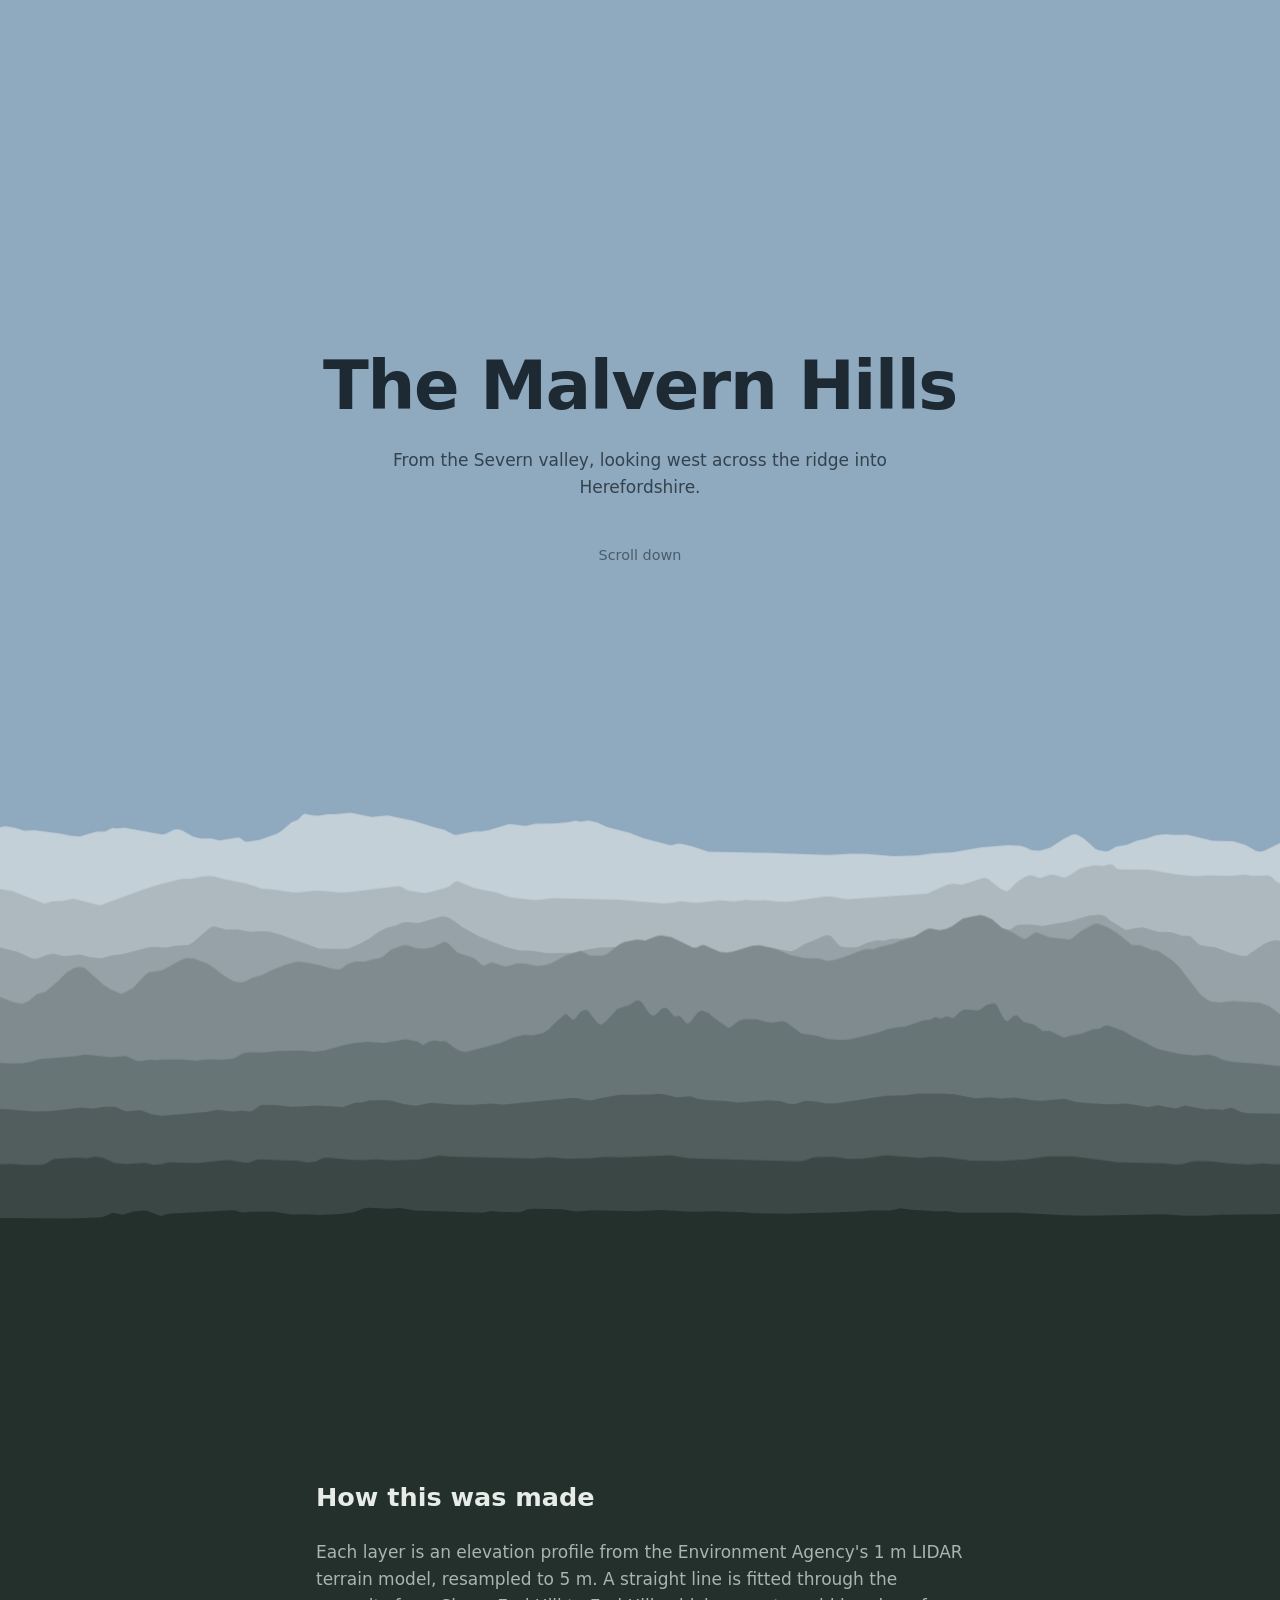
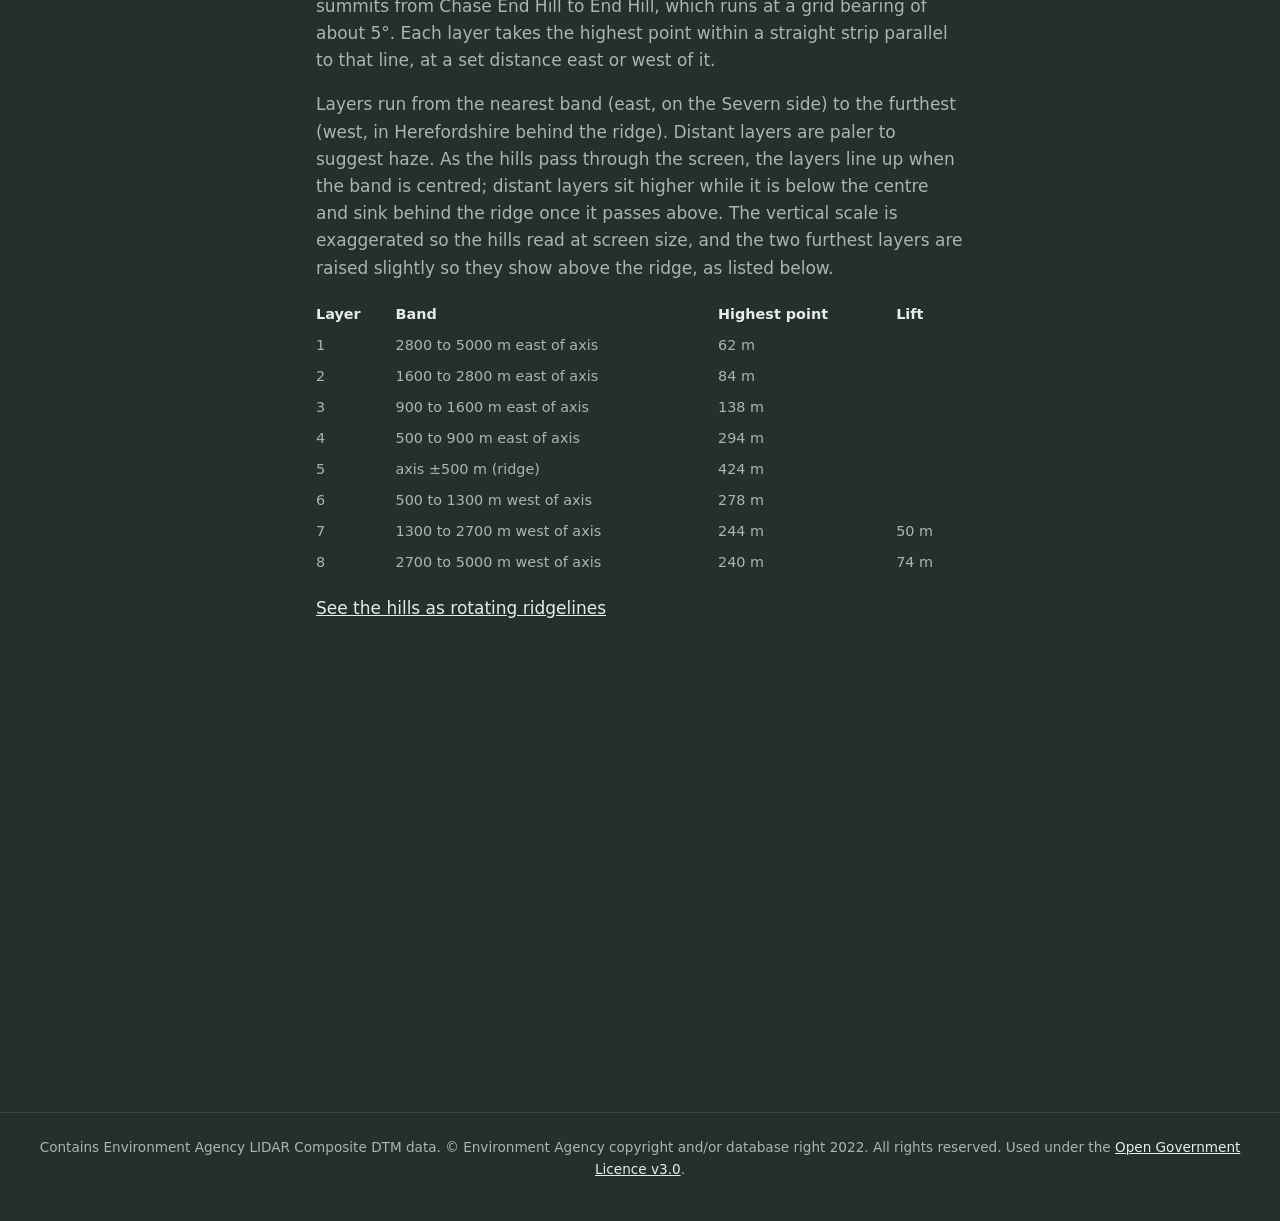
<file: index.html>
<!doctype html>
<html lang="en-GB">
<head>
<meta charset="utf-8">
<meta name="viewport" content="width=device-width, initial-scale=1">
<title>Malvern Hills Parallax</title>

<!-- 1. Component styles -->
<link rel="stylesheet" href="malvern-hills/malvern-hills.css?v=4755710670">

<!-- Everything below is this demo page's own styling, not part of the component. -->
<style>
  * { box-sizing: border-box; }
  html, body { margin: 0; }
  body {
    background: #23302c;            /* nearest layer colour, so the band joins seamlessly */
    color: #e8ece9;
    font: 17px/1.6 system-ui, -apple-system, "Segoe UI", sans-serif;
  }
  .intro {
    background: #8fa9bf;            /* same as --mh-sky-top, so raised peaks blend in */
    color: #1d2a33;
    min-height: 100vh;
    min-height: 100svh;
    display: flex;
    flex-direction: column;
    justify-content: center;
    align-items: center;
    text-align: center;
    padding: 64px 16px;
  }
  .intro h1 { margin: 0; font-size: clamp(2rem, 6vw, 4.2rem); font-weight: 600; letter-spacing: -0.02em; }
  .intro p { margin: 0.4em auto 0; max-width: 34em; opacity: 0.8; }
  .intro .hint { margin-top: 3em; font-size: 0.9rem; opacity: 0.6; }
  .content { max-width: 680px; margin: 0 auto; padding: 64px 16px 96px; }
  .content h2 { font-weight: 600; margin-top: 0; }
  .content p { color: #a9b5af; }
  .content table { width: 100%; border-collapse: collapse; color: #a9b5af; font-size: 0.9rem; }
  .content th { text-align: left; color: #e8ece9; font-weight: 600; }
  .content th, .content td { padding: 4px 8px 4px 0; }
  .credit {
    border-top: 1px solid rgba(255, 255, 255, 0.1);
    padding: 24px 16px 40px;
    font-size: 0.85rem;
    color: #a9b5af;
    text-align: center;
  }
  .credit a { color: #e8ece9; }
</style>
</head>
<body>

<header class="intro">
  <h1>The Malvern Hills</h1>
  <p>From the Severn valley, looking west across the ridge into Herefordshire.</p>
  <p class="hint">Scroll down</p>
</header>

<!-- 2. The component: one element wherever the hills should appear. -->
<div class="mh-hills" data-src="malvern-hills/layers/" data-strength="0.45"></div>

<section class="content">
  <h2>How this was made</h2>
  <p>
    Each layer is an elevation profile from the Environment Agency's 1&nbsp;m LIDAR
    terrain model, resampled to 5&nbsp;m. A straight line is fitted through the
    summits from Chase End Hill to End Hill, which runs at a grid bearing of
    about 5&deg;. Each layer takes the highest point within a straight strip
    parallel to that line, at a set distance east or west of it.
  </p>
  <p>
    Layers run from the nearest band (east, on the Severn side) to the furthest
    (west, in Herefordshire behind the ridge). Distant layers are paler to suggest
    haze. As the hills pass through the screen, the layers line up when the band
    is centred; distant layers sit higher while it is below the centre and sink
    behind the ridge once it passes above. The vertical scale is exaggerated so
    the hills read at screen size, and the two furthest layers are raised
    slightly so they show above the ridge, as listed below.
  </p>
  <div id="layer-table"></div>
  <p><a href="ridges.html" style="color:#e8ece9">See the hills as rotating ridgelines</a></p>
  <p style="height: 40vh"></p>
</section>

<!-- Data credit: required by the Open Government Licence wherever the layers are used. -->
<footer class="credit">
  Contains Environment Agency LIDAR Composite DTM data.
  © Environment Agency copyright and/or database right 2022. All rights reserved.
  Used under the <a href="https://www.nationalarchives.gov.uk/doc/open-government-licence/version/3/">Open Government Licence v3.0</a>.
</footer>

<!-- Demo only: list the layers once the component has loaded them. -->
<script>
  document.addEventListener('mh:ready', (e) => {
    const rows = e.detail.manifest.layers.map((L, i) =>
      `<tr><td>${i + 1}</td><td>${L.band}</td><td>${Math.round(L.max_elevation_m)} m</td>` +
      `<td>${L.lift_m ? Math.round(L.lift_m) + ' m' : ''}</td></tr>`).join('');
    document.getElementById('layer-table').innerHTML =
      `<table><thead><tr><th>Layer</th><th>Band</th><th>Highest point</th><th>Lift</th></tr></thead>` +
      `<tbody>${rows}</tbody></table>`;
  });
</script>

<!-- 3. Component script -->
<script src="malvern-hills/malvern-hills.js?v=04f8cc4992" defer></script>
</body>
</html>
</file>
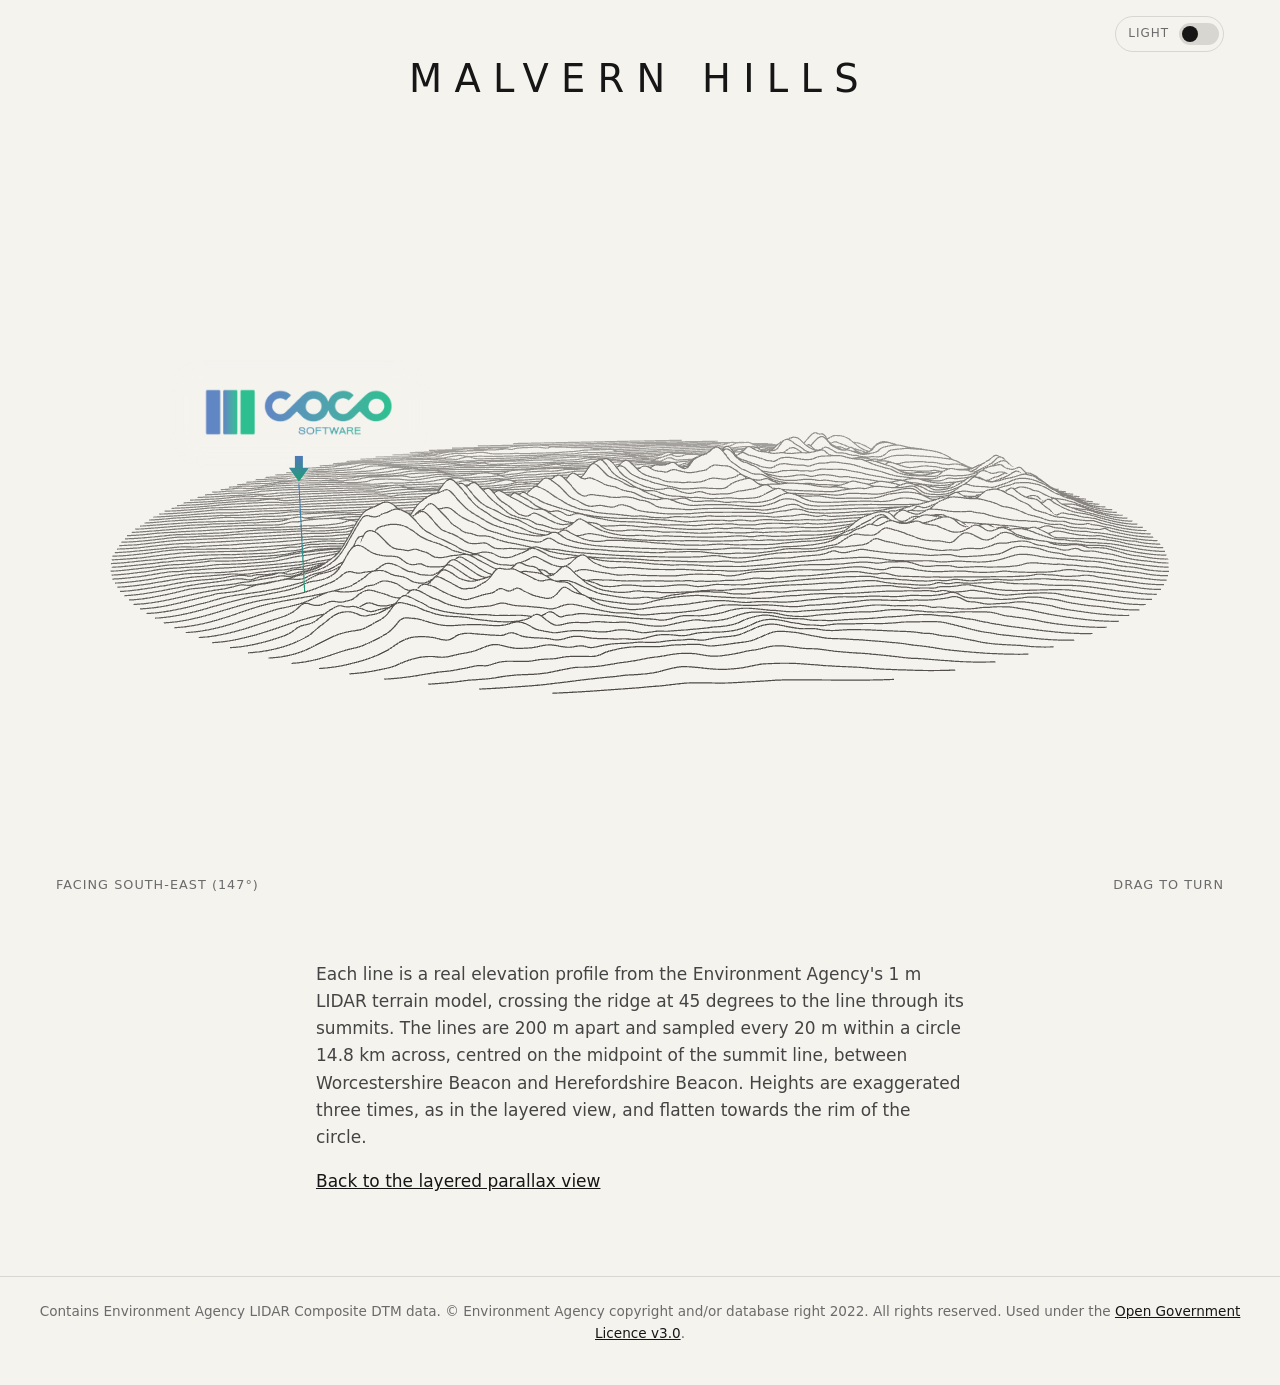
<file: ridges.html>
<!doctype html>
<html lang="en-GB">
<head>
<meta charset="utf-8">
<meta name="viewport" content="width=device-width, initial-scale=1">
<title>Malvern Ridgelines</title>

<!-- Demo only: apply a saved light/dark choice before anything is drawn. -->
<script>
  try {
    const saved = localStorage.getItem('mr-theme');
    if (saved === 'light' || saved === 'dark') document.documentElement.dataset.theme = saved;
  } catch (e) { /* storage unavailable: follow the system setting */ }
</script>

<!-- 1. Component styles -->
<link rel="stylesheet" href="malvern-ridges/malvern-ridges.css?v=4eeee349da">

<!-- Everything below is this demo page's own styling, not part of the component. -->
<style>
  /* Page colours: dark by default, light from the system setting or the switch. */
  :root {
    --page-bg: #000; --page-text: #e6e6e6; --page-muted: #8a8a8a; --page-body: #a8a8a8;
    --page-rule: rgba(255, 255, 255, 0.12);
    color-scheme: dark;
  }
  @media (prefers-color-scheme: light) {
    :root:not([data-theme="dark"]) {
      --page-bg: #f5f3ee; --page-text: #161616; --page-muted: #6b6b6b; --page-body: #444;
      --page-rule: rgba(0, 0, 0, 0.12);
      color-scheme: light;
    }
  }
  :root[data-theme="light"] {
    --page-bg: #f5f3ee; --page-text: #161616; --page-muted: #6b6b6b; --page-body: #444;
    --page-rule: rgba(0, 0, 0, 0.12);
    color-scheme: light;
  }

  /* Marker colours from the logo: brighter on black, deeper on the light page. */
  .mr-ridges { --mr-marker: #2ebf91; --mr-marker-top: #6087c3; }
  @media (prefers-color-scheme: light) {
    :root:not([data-theme="dark"]) .mr-ridges { --mr-marker: #1e9e74; --mr-marker-top: #4f78b8; }
  }
  :root[data-theme="light"] .mr-ridges { --mr-marker: #1e9e74; --mr-marker-top: #4f78b8; }

  * { box-sizing: border-box; }
  html, body { margin: 0; }
  body {
    background: var(--page-bg);
    color: var(--page-text);
    font: 17px/1.6 system-ui, -apple-system, "Segoe UI", sans-serif;
    transition: background-color 0.3s, color 0.3s;
  }
  .stage { position: relative; max-width: 1200px; margin: 0 auto; padding: 48px 16px 0; }

  /* Light/dark switch */
  .theme-switch {
    position: absolute;
    top: 16px;
    right: 16px;
    display: inline-flex;
    align-items: center;
    gap: 10px;
    padding: 6px 4px 6px 12px;
    border: 1px solid var(--page-rule);
    border-radius: 999px;
    background: transparent;
    color: var(--page-muted);
    font: inherit;
    font-size: 0.75rem;
    letter-spacing: 0.08em;
    text-transform: uppercase;
    cursor: pointer;
  }
  .theme-switch:hover { color: var(--page-text); }
  .theme-switch:focus-visible { outline: 2px solid var(--page-text); outline-offset: 2px; }
  .theme-switch .track {
    position: relative;
    width: 40px;
    height: 22px;
    border-radius: 999px;
    background: var(--page-rule);
  }
  .theme-switch .knob {
    position: absolute;
    top: 3px;
    left: 3px;
    width: 16px;
    height: 16px;
    border-radius: 50%;
    background: var(--page-text);
    transition: transform 0.2s;
  }
  .theme-switch[aria-checked="true"] .knob { transform: translateX(18px); }
  @media (prefers-reduced-motion: reduce) {
    body, .theme-switch .knob { transition: none; }
  }
  .stage h1 {
    margin: 0 0 24px;
    text-align: center;
    font-size: clamp(1.4rem, 4vw, 2.4rem);
    font-weight: 500;
    letter-spacing: 0.32em;
    text-transform: uppercase;
  }
  .readout {
    display: flex;
    justify-content: space-between;
    gap: 16px;
    margin-top: 12px;
    font-size: 0.8rem;
    letter-spacing: 0.08em;
    text-transform: uppercase;
    color: var(--page-muted);
  }
  .content { max-width: 680px; margin: 0 auto; padding: 48px 16px 64px; }
  .content p { color: var(--page-body); }
  .content a, .credit a { color: var(--page-text); }
  .credit {
    border-top: 1px solid var(--page-rule);
    padding: 24px 16px 40px;
    font-size: 0.85rem;
    color: var(--page-muted);
    text-align: center;
  }
</style>
</head>
<body>

<section class="stage">
  <button class="theme-switch" type="button" role="switch" aria-checked="true" id="theme-switch">
    <span>Dark</span><span class="track" aria-hidden="true"><span class="knob"></span></span>
  </button>
  <h1>Malvern Hills</h1>

  <!-- 2. The component: one element wherever the view should appear. -->
  <div class="mr-ridges" data-src="malvern-ridges/data/"
       data-bearing="140"
       data-marker="52.1266,-2.3376"
       data-marker-image="assets/coco-software-logo.png"
       data-marker-label="Coco Software"></div>

  <div class="readout" aria-live="off">
    <span id="facing">Facing</span>
    <span>Drag to turn</span>
  </div>
</section>

<main class="content">
  <p>
    Each line is a real elevation profile from the Environment Agency's 1 m
    LIDAR terrain model, crossing the ridge at 45 degrees to the line through
    its summits. The lines are 200 m apart and sampled every 20 m within a
    circle 14.8 km across, centred on the midpoint of the summit line, between Worcestershire Beacon and
    Herefordshire Beacon. Heights are exaggerated three times, as in the layered view, and flatten
    towards the rim of the circle.
  </p>
  <p><a href="./">Back to the layered parallax view</a></p>
</main>

<footer class="credit">
  Contains Environment Agency LIDAR Composite DTM data. © Environment Agency
  copyright and/or database right 2022. All rights reserved. Used under the
  <a href="https://www.nationalarchives.gov.uk/doc/open-government-licence/version/3/">Open Government Licence v3.0</a>.
</footer>

<!-- Demo only: the light/dark switch. It sets data-theme on <html>, which the
     component watches, and remembers the choice. -->
<script>
  const sw = document.getElementById('theme-switch');
  const systemDark = window.matchMedia('(prefers-color-scheme: dark)');
  const isDark = () => (document.documentElement.dataset.theme || (systemDark.matches ? 'dark' : 'light')) === 'dark';
  const showState = () => {
    const dark = isDark();
    sw.setAttribute('aria-checked', String(dark));
    sw.firstElementChild.textContent = dark ? 'Dark' : 'Light';
    sw.setAttribute('aria-label', dark ? 'Dark mode on. Switch to light mode' : 'Light mode on. Switch to dark mode');
  };
  sw.addEventListener('click', () => {
    const next = isDark() ? 'light' : 'dark';
    document.documentElement.dataset.theme = next;
    try { localStorage.setItem('mr-theme', next); } catch (e) { /* not saved: fine */ }
    showState();
  });
  systemDark.addEventListener('change', showState);
  showState();
</script>

<!-- Demo only: show which way the view is facing. -->
<script>
  const POINTS = ['north', 'north-east', 'east', 'south-east', 'south', 'south-west', 'west', 'north-west'];
  const facing = document.getElementById('facing');
  document.addEventListener('mr:view', e => {
    const b = e.detail.bearing;
    facing.textContent = `Facing ${POINTS[Math.round(b / 45) % 8]} (${Math.round(b)}°)`;
  });
</script>

<!-- 3. Component script -->
<script src="malvern-ridges/malvern-ridges.js?v=7b6a3af108" defer></script>
</body>
</html>
</file>
<file: malvern-hills/malvern-hills.css>
/*
 * Malvern Hills parallax backdrop: drop-in component styles.
 *
 * Usage: <div class="mh-hills" data-src="malvern-hills/layers/"></div>
 * plus malvern-hills.js. Everything is scoped to .mh-* classes and --mh-*
 * custom properties, so nothing here affects the rest of the page.
 *
 * Customise by setting any of these on .mh-hills (or a parent):
 *   --mh-sky-top     sky colour at the top of the band (match the section above)
 *   --mh-sky-low     sky colour near the horizon
 *   --mh-sky-h       height of the sky strip above the hills
 *   --mh-ground-h    height of the ground strip below the hills
 *   --mh-min-width   the hills never draw narrower than this (sides crop instead)
 *   --mh-focus       0 to 1: which part stays in view when the sides crop
 *                    (0 = south end, 1 = north end; 0.68 keeps Worcestershire Beacon)
 *   --mh-overdraw    how far above the band the far layers may draw while the
 *                    band is below the centre of the screen (0px = clip at the band)
 * The ground colour below the band is the nearest layer's colour (#23302c by
 * default); give the section after the band that background for a seamless join.
 */

.mh-hills {
  --mh-sky-top: #8fa9bf;
  --mh-sky-low: #e9e3d6;
  --mh-sky-h: max(20vh, 140px);
  --mh-ground-h: 14vh;
  --mh-min-width: 1100px;
  --mh-focus: 0.68;
  --mh-overdraw: 50vh;
  /* Set by the script: --mh-width (band width in px) and --mh-ratio (SVG height/width). */
  --mh-layer-w: max(var(--mh-width, 100vw), var(--mh-min-width), 170vh);

  position: relative;
  display: block;
  height: calc(var(--mh-sky-h) + var(--mh-layer-w) * var(--mh-ratio, 0.135) + var(--mh-ground-h));
  background: linear-gradient(to bottom, var(--mh-sky-top) 0%, var(--mh-sky-low) 80%);
}
/* Use .mh-hills--clip-top if the section above is not the same sky colour. */
.mh-hills--clip-top { --mh-overdraw: 0px; }

/* The stage holds the layers. It matches the band at the sides and bottom but
   reaches --mh-overdraw above it, and clips with plain overflow: hidden, which
   every browser treats the same. Far layers can therefore rise above the band
   without being cut off, while the sides and the ground below stay trimmed. */
.mh-stage {
  position: absolute;
  left: 0;
  right: 0;
  bottom: 0;
  top: calc(-1 * var(--mh-overdraw));
  overflow: hidden;
  pointer-events: none;   /* the overdraw must not block clicks on the section above */
}

.mh-layer {
  position: absolute;
  left: 0;
  right: 0;
  /* Extend well below the band so a raised layer never shows a gap under it. */
  bottom: -40vh;
  will-change: transform;
}
.mh-layer img {
  display: block;
  width: var(--mh-layer-w);
  max-width: none;
  height: auto;
  margin-left: calc((100% - var(--mh-layer-w)) * var(--mh-focus));
}
/* Solid ground in the layer's own colour, below its silhouette. Overlap the
   SVG by a pixel so there is no hairline seam. */
.mh-fill {
  height: calc(var(--mh-ground-h) + 40vh);
  margin-top: -1px;
}

@media (prefers-reduced-motion: reduce) {
  .mh-layer { transform: none !important; will-change: auto; }
}
</file>
<file: malvern-ridges/malvern-ridges.css>
/*
 * Malvern Hills ridgelines: drop-in component styles.
 *
 * Usage: <div class="mr-ridges" data-src="malvern-ridges/data/"></div>
 * plus malvern-ridges.js. Everything is scoped to .mr-* classes and --mr-*
 * custom properties.
 *
 * Light and dark: the component follows the visitor's system setting
 * (prefers-color-scheme) unless a data-theme="light" or data-theme="dark"
 * attribute on the element or any parent (usually <html>) says otherwise. The
 * script repaints when either changes.
 *
 * Customise by setting any of these on .mr-ridges (or a parent). The themes
 * set only --mr-bg, --mr-line, --mr-line-width, --mr-depth-fade and --mr-marker-image-filter; to change those in
 * one theme, use the same selectors as the theme rules below. The marker
 * colours are not themed, so a page can set them once or per theme itself:
 *   --mr-bg       background, also used to hide lines behind the hills
 *   --mr-line     line colour
 *   --mr-line-width  line width in CSS pixels, as a plain number (1.6 dark, 1.2 light)
 *   --mr-depth-fade  0 to 1: how far the furthest lines fade towards the
 *                 background, like haze (0.35 dark, 0.55 light)
 *   --mr-marker   colour of the marker arrow's tip and the foot of its stem
 *   --mr-marker-top  colour at the top of the arrow and stem (a gradient;
 *                 defaults to --mr-marker)
 *   --mr-marker-plate  colour of the soft plate behind a marker image
 *                 (default: the background colour)
 *   --mr-marker-plate-opacity  how solid that plate is (default 70%)
 *   --mr-ratio    width / height of the view (the element can also be given
 *                 an explicit height instead)
 */

.mr-ridges {
  /* Dark theme (the default) */
  --mr-bg: #000;
  --mr-line: #f2f2f2;
  --mr-line-width: 1.6;
  --mr-depth-fade: 0.35;
  --mr-marker: #ff5a36;
  --mr-marker-image-filter: brightness(1.12);
  --mr-marker-plate: var(--mr-bg);
  --mr-marker-plate-opacity: 70%;
  --mr-ratio: 16 / 10;

  position: relative;
  display: block;
  aspect-ratio: var(--mr-ratio);
  background: var(--mr-bg);
  overflow: hidden;
  cursor: grab;
  touch-action: pan-y;      /* vertical swipes still scroll the page */
  user-select: none;
}
/* Light theme: from the system setting, unless a data-theme says dark... */
@media (prefers-color-scheme: light) {
  .mr-ridges {
    --mr-bg: #f5f3ee;
    /* A soft warm grey and a finer line: full black on a light background
       reads as a harsh, busy texture across this many lines. */
    --mr-line: #4a4744;
    --mr-line-width: 1.2;
    --mr-depth-fade: 0.55;
    --mr-marker-image-filter: none;
  }
}
/* ...or when asked for explicitly. */
[data-theme="light"] .mr-ridges,
.mr-ridges[data-theme="light"] {
  --mr-bg: #f5f3ee;
  --mr-line: #4a4744;
  --mr-line-width: 1.2;
  --mr-depth-fade: 0.55;
  --mr-marker-image-filter: none;
}
[data-theme="dark"] .mr-ridges,
.mr-ridges[data-theme="dark"] {
  --mr-bg: #000;
  --mr-line: #f2f2f2;
  --mr-line-width: 1.6;
  --mr-depth-fade: 0.35;
  --mr-marker-image-filter: brightness(1.12);
}

.mr-ridges.mr-dragging { cursor: grabbing; }
.mr-ridges canvas {
  position: absolute;
  inset: 0;
  width: 100%;
  height: 100%;
  display: block;
}
.mr-ridges.mr-ridges--error { cursor: default; }
.mr-ridges.mr-ridges--error::after {
  content: "This view needs WebGL 2, which this browser does not provide.";
  position: absolute;
  inset: 0;
  display: grid;
  place-items: center;
  padding: 16px;
  text-align: center;
  color: var(--mr-line);
  font: 14px/1.4 system-ui, sans-serif;
}

/* Marker: the script moves .mr-marker to the top of the stem; the arrow's tip
   sits on that point and floats gently above it. */
.mr-marker {
  position: absolute;
  left: 0;
  top: 0;
  pointer-events: none;
  color: var(--mr-marker);
}
.mr-marker-float {
  position: absolute;
  left: 0;
  bottom: 2px;
  transform: translateX(-50%);
  display: flex;
  flex-direction: column;
  align-items: center;
  gap: 4px;
  animation: mr-float 2.4s ease-in-out infinite;
}
.mr-marker svg { display: block; filter: drop-shadow(0 0 6px var(--mr-bg)); }
.mr-marker-image {
  display: block;
  width: var(--mr-marker-image-w, clamp(120px, 18vw, 220px));
  height: auto;
  margin-bottom: 4px;
  /* A soft, partly see-through plate in the background colour keeps the image clear of the lines
     behind it, even when the marker passes in front of the far hills. */
  padding: 6px 10px;
  border-radius: 8px;
  background: color-mix(in srgb, var(--mr-marker-plate) var(--mr-marker-plate-opacity), transparent);
  box-shadow: 0 0 14px 8px color-mix(in srgb, var(--mr-marker-plate) var(--mr-marker-plate-opacity), transparent);
  filter: var(--mr-marker-image-filter);
}
.mr-marker-label {
  white-space: nowrap;
  font: 600 11px/1.2 system-ui, -apple-system, sans-serif;
  letter-spacing: 0.12em;
  text-transform: uppercase;
  text-shadow: 0 0 6px var(--mr-bg), 0 0 2px var(--mr-bg);
}
@keyframes mr-float {
  0%, 100% { transform: translate(-50%, 0); }
  50% { transform: translate(-50%, -8px); }
}
@media (prefers-reduced-motion: reduce) {
  .mr-marker-float { animation: none; }
}
</file>
